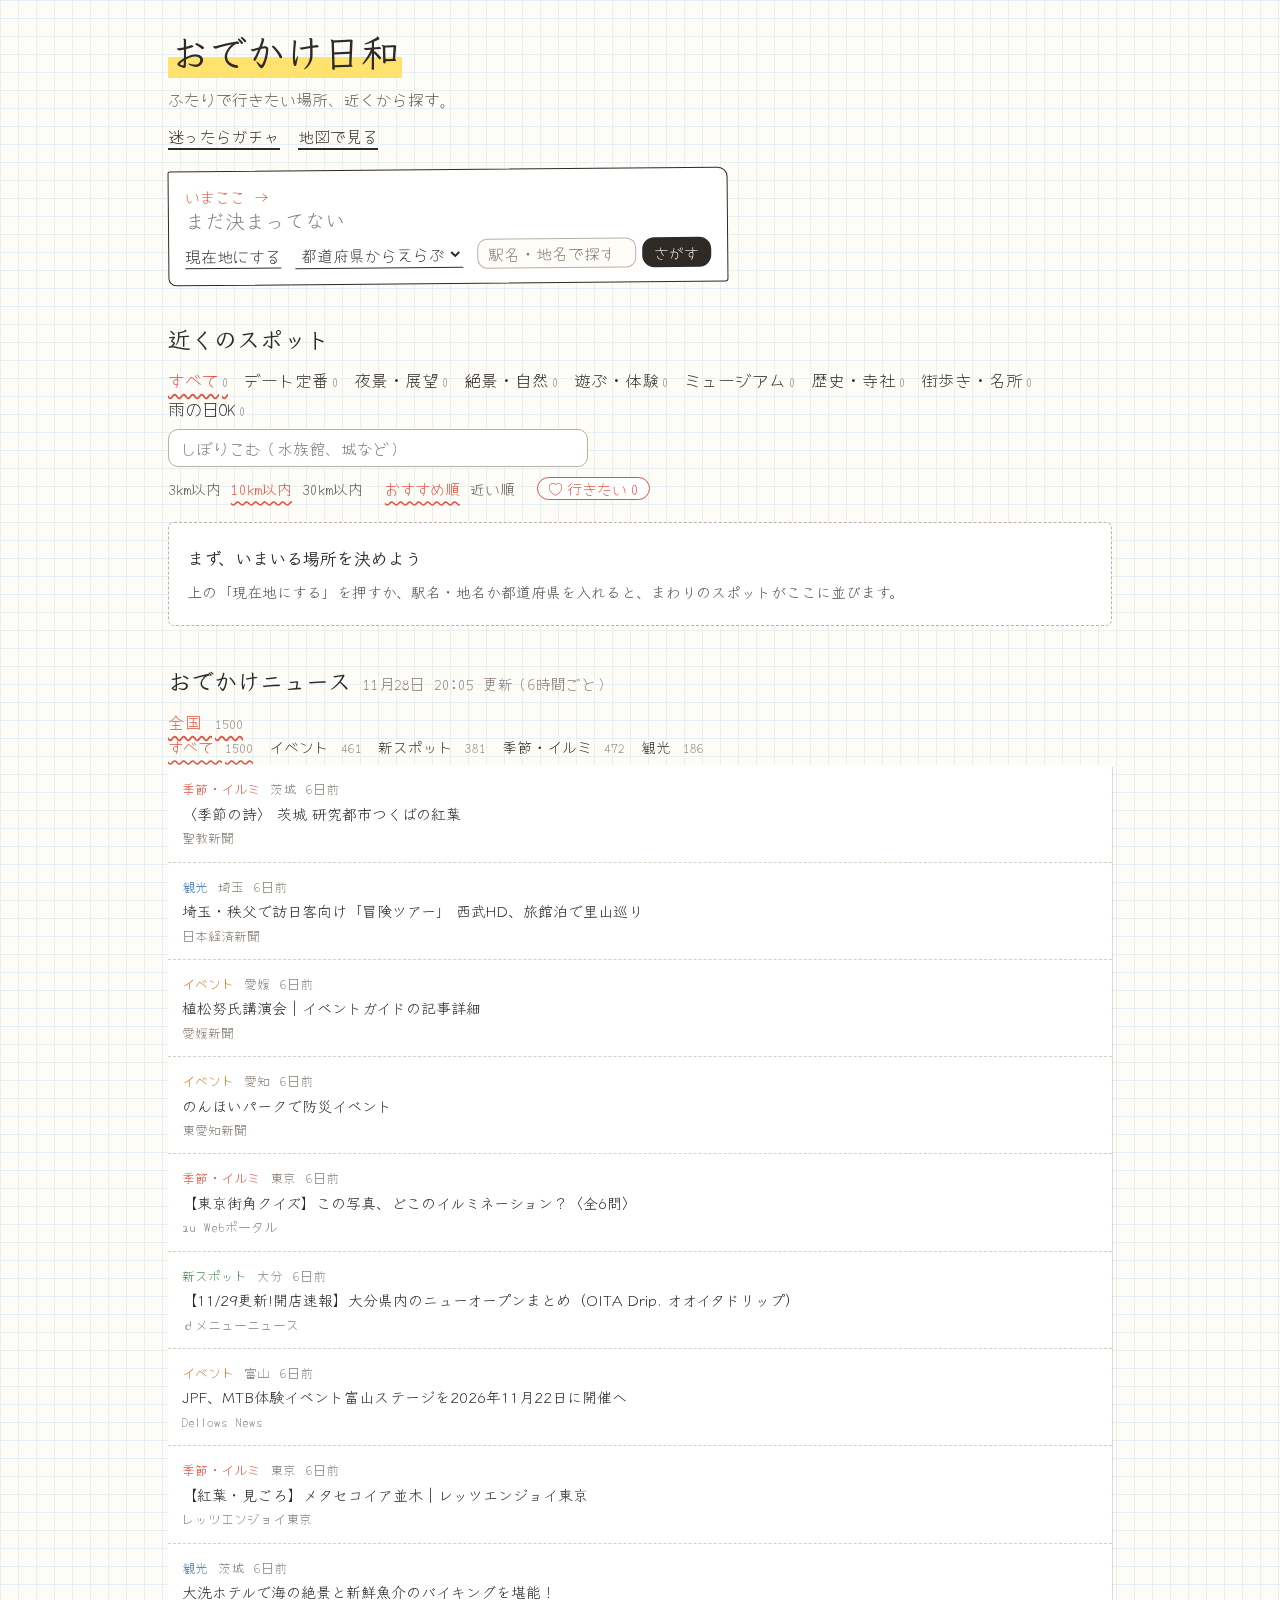
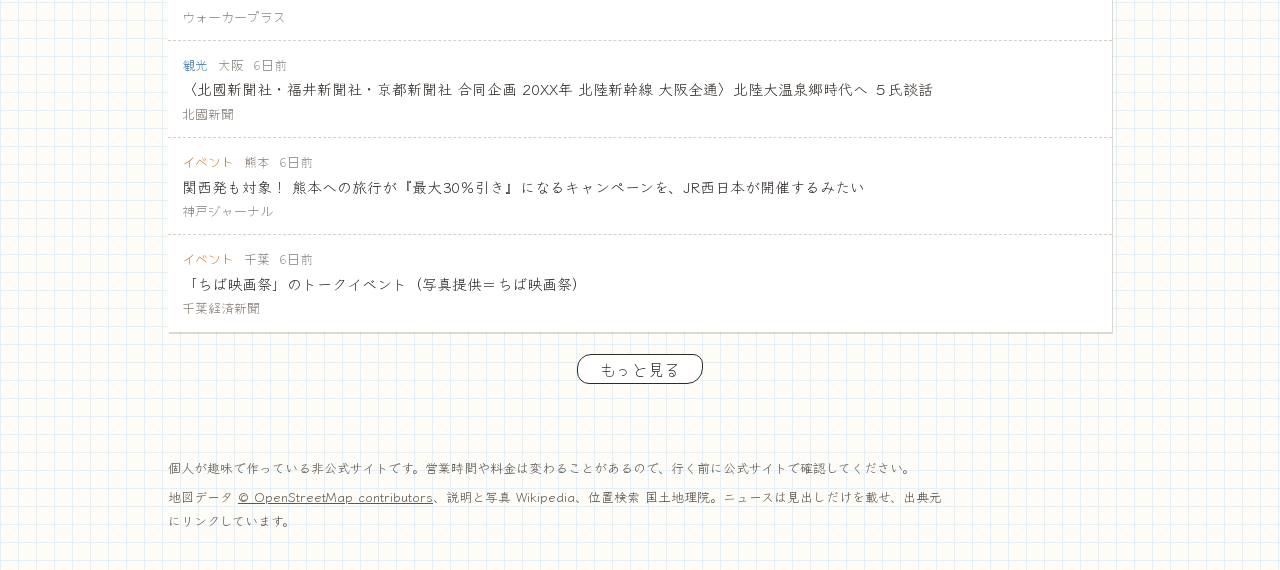
<file: index.html>
<!doctype html>
<html lang="ja">
<head>
<meta charset="utf-8">
<meta name="viewport" content="width=device-width, initial-scale=1, viewport-fit=cover">
<title>おでかけ日和</title>
<meta name="description" content="ふたりで行きたい場所を、近くから探す。全国どこでも、いまいる場所のまわりのデートスポットをまとめて見られます">
<meta name="theme-color" content="#FDFCF6">
<meta property="og:title" content="おでかけ日和">
<meta property="og:description" content="ふたりで行きたい場所、近くから探す。">
<meta property="og:type" content="website">
<link rel="icon" href="assets/icon.svg" type="image/svg+xml">
<link rel="manifest" href="manifest.webmanifest">
<link rel="apple-touch-icon" href="assets/apple-touch-icon.png">
<meta name="apple-mobile-web-app-capable" content="yes">
<meta name="mobile-web-app-capable" content="yes">
<meta name="apple-mobile-web-app-title" content="おでかけ日和">
<meta name="apple-mobile-web-app-status-bar-style" content="default">
<link rel="preconnect" href="https://fonts.googleapis.com">
<link rel="preconnect" href="https://fonts.gstatic.com" crossorigin>
<link href="https://fonts.googleapis.com/css2?family=Klee+One:wght@400;600&family=Yomogi&display=swap" rel="stylesheet">
<link rel="stylesheet" href="assets/style.css">
</head>
<body>
<header class="wrap top">
  <h1 class="logo"><a href="./">おでかけ日和</a></h1>
  <p class="tagline">ふたりで行きたい場所、近くから探す。</p>
  <nav class="top-links" aria-label="ほかのページ">
    <a href="gacha.html">迷ったらガチャ</a>
    <a href="map.html">地図で見る</a>
  </nav>
</header>

<main class="wrap main">
  <div id="locbar" class="where"></div>

  <section class="season" id="season" aria-labelledby="season-title" hidden>
    <h2 class="hand-h" id="season-title">いまが見頃</h2>
    <div class="season-row" id="season-row"></div>
  </section>

  <section aria-labelledby="spots-heading">
    <div class="sec-head">
      <h2 class="hand-h" id="spots-heading">近くのスポット</h2>
      <span class="sec-sub" id="spots-sub"></span>
    </div>
    <nav class="tabs" id="tabs" aria-label="気分"></nav>
    <div class="tools">
      <form class="search" id="search-form" role="search">
        <label class="visually-hidden" for="q">しぼりこむ</label>
        <input type="search" id="q" placeholder="しぼりこむ（水族館、城など）" autocomplete="off" enterkeyhint="search">
      </form>
      <div class="tool-row">
        <div class="areas" id="radius" role="group" aria-label="範囲"></div>
        <div class="areas" id="sort" role="group" aria-label="並び順"></div>
        <button type="button" class="saved-toggle" id="saved-toggle" aria-pressed="false"><span>行きたい</span> <span class="saved-count" id="saved-count">0</span></button>
      </div>
    </div>
    <p class="result-note" id="result-note"></p>
    <div class="grid" id="grid"></div>
    <button type="button" class="more" id="more" hidden>もっと見る</button>
  </section>

  <section class="news" aria-labelledby="news-heading">
    <div class="sec-head">
      <h2 class="hand-h" id="news-heading">おでかけニュース</h2>
      <span class="sec-sub" id="news-updated"></span>
    </div>
    <div class="tabs" id="news-scope" role="group" aria-label="地域"></div>
    <div class="tabs tabs-sub" id="news-filter" role="group" aria-label="ニュースの種類"></div>
    <p class="status" id="news-status">読み込み中…</p>
    <ul class="news-list" id="news-list"></ul>
    <button type="button" class="more" id="news-more" hidden>もっと見る</button>
  </section>
</main>

<footer class="site-footer">
  <div class="wrap">
    <p>個人が趣味で作っている非公式サイトです。営業時間や料金は変わることがあるので、行く前に公式サイトで確認してください。</p>
    <p>地図データ <a href="https://www.openstreetmap.org/copyright" target="_blank" rel="noopener">© OpenStreetMap contributors</a>、説明と写真 Wikipedia、位置検索 国土地理院。ニュースは見出しだけを載せ、出典元にリンクしています。</p>
  </div>
</footer>

<script src="assets/common.js"></script>
<script src="assets/app.js"></script>
</body>
</html>
</file>
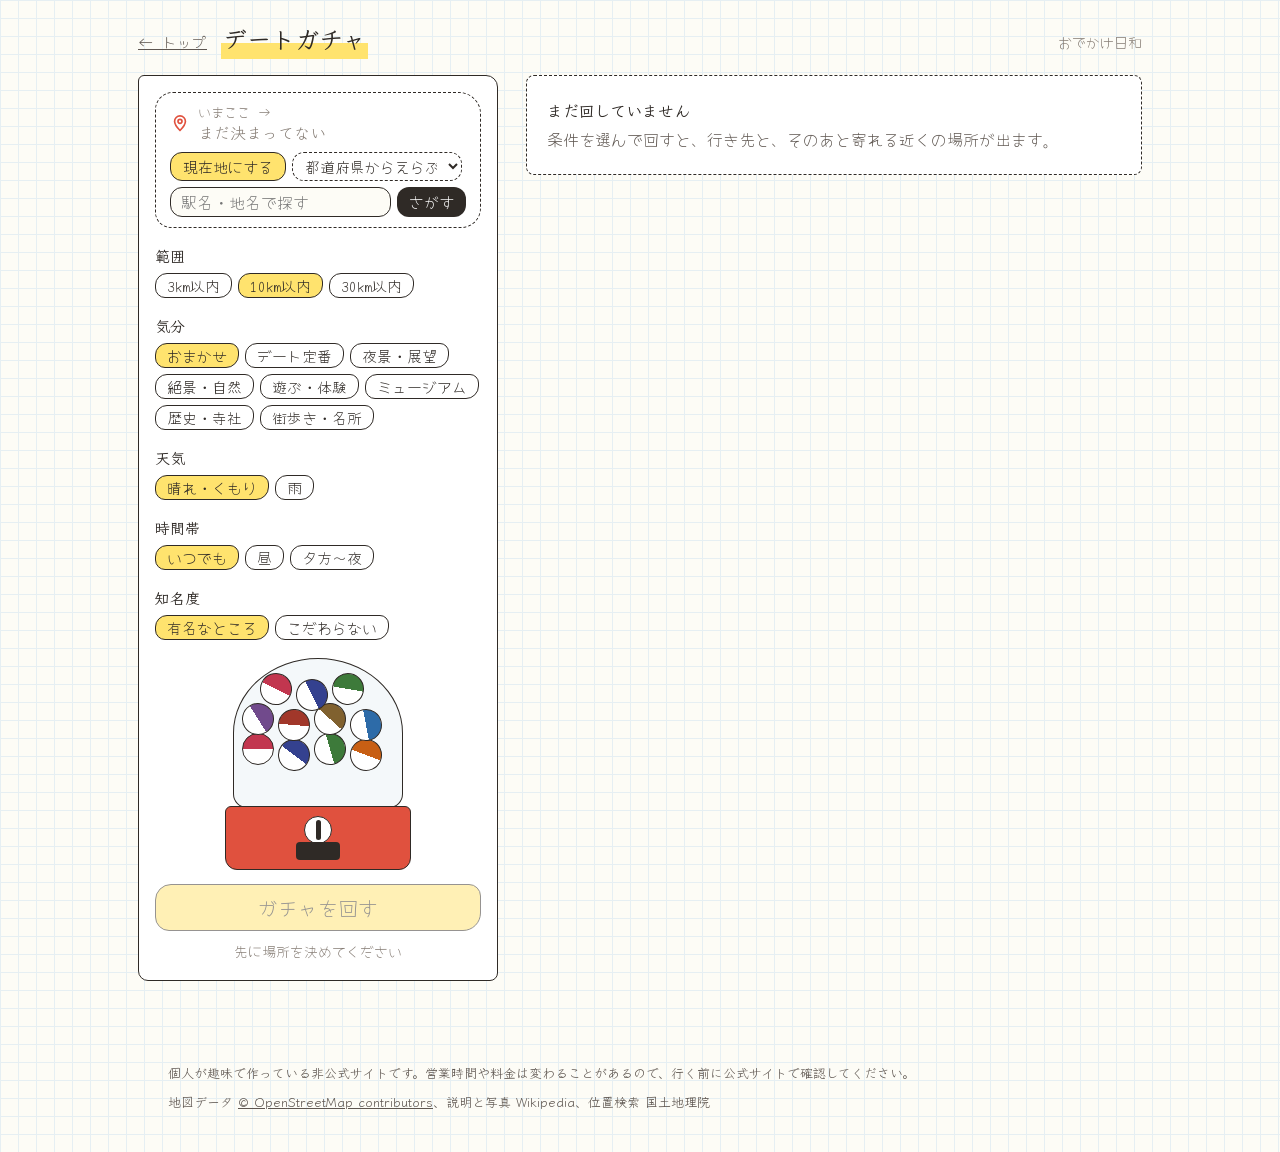
<file: gacha.html>
<!doctype html>
<html lang="ja">
<head>
<meta charset="utf-8">
<meta name="viewport" content="width=device-width, initial-scale=1, viewport-fit=cover">
<title>デートガチャ - おでかけ日和</title>
<meta name="description" content="いる場所・気分・天気・時間帯を選ぶと、近くのデートスポットと次に寄る場所を提案します。全国どこでも使えます">
<meta name="theme-color" content="#FDFCF6">
<link rel="icon" href="assets/icon.svg" type="image/svg+xml">
<link rel="manifest" href="manifest.webmanifest">
<link rel="apple-touch-icon" href="assets/apple-touch-icon.png">
<meta name="apple-mobile-web-app-capable" content="yes">
<meta name="mobile-web-app-capable" content="yes">
<meta name="apple-mobile-web-app-title" content="おでかけ日和">
<meta name="apple-mobile-web-app-status-bar-style" content="default">
<link rel="preconnect" href="https://fonts.googleapis.com">
<link rel="preconnect" href="https://fonts.gstatic.com" crossorigin>
<link href="https://fonts.googleapis.com/css2?family=Klee+One:wght@400;600&family=Yomogi&display=swap" rel="stylesheet">
<link rel="stylesheet" href="assets/style.css">
</head>
<body>
<header class="sub-header">
  <div class="wrap">
    <a class="back" href="./">← トップ</a>
    <h1 class="sub-title">デートガチャ</h1>
    <span class="sub-logo">おでかけ日和</span>
  </div>
</header>

<main class="wrap gacha-main">
  <div class="gacha-panel">
    <div id="locbar" class="locbar-compact"></div>
    <fieldset class="field"><legend>範囲</legend><div class="seg" id="g-radius"></div></fieldset>
    <fieldset class="field"><legend>気分</legend><div class="seg" id="g-tag"></div></fieldset>
    <fieldset class="field"><legend>天気</legend><div class="seg" id="g-weather"></div></fieldset>
    <fieldset class="field"><legend>時間帯</legend><div class="seg" id="g-when"></div></fieldset>
    <fieldset class="field"><legend>知名度</legend><div class="seg" id="g-fame"></div></fieldset>

    <div class="machine" id="machine" aria-hidden="true">
      <div class="machine-dome" id="dome"></div>
      <div class="machine-body"><span class="knob"></span></div>
    </div>
    <button type="button" class="spin-btn" id="spin" disabled>ガチャを回す</button>
    <p class="pool-note" id="pool-note"></p>
  </div>

  <section class="result" id="result" aria-live="polite">
    <div class="result-placeholder">
      <b>まだ回していません</b>
      条件を選んで回すと、行き先と、そのあと寄れる近くの場所が出ます。
    </div>
  </section>
</main>

<footer class="site-footer">
  <div class="wrap">
    <p>個人が趣味で作っている非公式サイトです。営業時間や料金は変わることがあるので、行く前に公式サイトで確認してください。</p>
    <p>地図データ <a href="https://www.openstreetmap.org/copyright" target="_blank" rel="noopener">© OpenStreetMap contributors</a>、説明と写真 Wikipedia、位置検索 国土地理院</p>
  </div>
</footer>

<script src="assets/common.js"></script>
<script src="assets/gacha.js"></script>
</body>
</html>
</file>
<file: assets/style.css>
/* おでかけ日和
 * 「ふたりのノート」: 方眼のノートに、テープで留めたメモを並べる。
 * 読みやすさのため、本文は Klee One を濃い色・大きめで。手書き風の Yomogi は短いラベルだけに使う。
 */
:root {
  --paper: #FDFCF6;
  --grid: #E6EFF3;
  --sheet: #FFFFFF;
  --ink: #2F2A26;
  --sub: #5E5650;
  --muted: #857C74;
  --red: #E0513E;
  --blue: #2F6CA8;
  --marker: #FFE36E;
  --tape: rgba(255, 214, 102, .78);
  --mine: #FFF4C2;
  --hand: 'Yomogi', 'Klee One', sans-serif;
  --body: 'Klee One', 'Hiragino Maru Gothic ProN', 'Hiragino Sans', 'Yu Gothic', sans-serif;
  --round: 18px 22px 20px 16px;
}

* { box-sizing: border-box; }
body {
  margin: 0;
  color: var(--ink);
  font-family: var(--body);
  font-size: 16px;
  line-height: 1.8;
  background-color: var(--paper);
  background-image: linear-gradient(var(--grid) 1px, transparent 1px), linear-gradient(90deg, var(--grid) 1px, transparent 1px);
  background-size: 18px 18px;
  -webkit-text-size-adjust: 100%;
}
a { color: inherit; }
button, input, select { font-family: inherit; color: inherit; }
button { cursor: pointer; }
:focus-visible { outline: 2px solid var(--blue); outline-offset: 2px; }
[hidden] { display: none !important; }
.visually-hidden { position: absolute; width: 1px; height: 1px; overflow: hidden; clip: rect(0 0 0 0); white-space: nowrap; }

.wrap {
  max-width: 980px; margin: 0 auto;
  padding-left: max(18px, env(safe-area-inset-left));
  padding-right: max(18px, env(safe-area-inset-right));
}

/* ===== 表紙 ===== */
.top { padding-top: 26px; padding-bottom: 4px; }
.logo { display: inline; margin: 0; font-weight: 600; font-size: 38px; line-height: 1.3; background: linear-gradient(transparent 62%, var(--marker) 62%); padding: 0 3px; }
.logo a { text-decoration: none; }
.tagline { margin: 10px 0 0; font-family: var(--hand); font-size: 16px; color: var(--sub); }
.top-links { display: flex; gap: 18px; margin-top: 8px; font-family: var(--hand); font-size: 16px; }
.top-links a { text-decoration: underline; text-decoration-thickness: 1.5px; text-underline-offset: 5px; }

.main { padding-top: 14px; padding-bottom: 48px; display: flex; flex-direction: column; gap: 34px; }

/* ===== いまここ ===== */
.locbar.where {
  max-width: 560px; padding: 14px 16px; gap: 6px;
  background: var(--sheet); border: 1.6px solid var(--ink); border-radius: 2px 10px 3px 8px;
  transform: rotate(-.5deg);
}
.where .loc-pin { display: none; }
.where .loc-text small { font-family: var(--hand); font-size: 15px; color: var(--red); }
.where .loc-label { font-weight: 600; font-size: 20px; white-space: normal; }
.where.is-empty .loc-label { color: var(--muted); font-weight: 400; }
.where .loc-actions { gap: 8px 14px; align-items: center; }
.where .loc-btn.loc-gps { padding: 0; background: none; border: 0; border-bottom: 1.6px solid var(--ink); border-radius: 0; color: var(--ink); font-size: 16px; }
.where .loc-pref { border: 0; border-bottom: 1.6px solid var(--ink); border-radius: 0; padding: 0 2px; background: transparent; font-size: 16px; }
.where .loc-search { flex: 1 1 220px; }
.where .loc-search input { background: var(--paper); border: 1.4px solid #B9B1A7; border-radius: 10px; font-size: 16px; }
.where .loc-search .loc-btn { font-size: 15px; }

/* ===== 見出し ===== */
.sec-head { display: flex; flex-wrap: wrap; align-items: baseline; gap: 2px 12px; margin-bottom: 8px; }
.hand-h { margin: 0; font-weight: 600; font-size: 23px; }
.sec-sub { font-family: var(--hand); font-size: 15px; color: var(--muted); }

/* ===== いまが見頃 ===== */
.season .hand-h { margin-bottom: 10px; }
.season-row { display: flex; gap: 14px; overflow-x: auto; scrollbar-width: none; margin: 0 -18px; padding: 10px 18px 8px; }
.season-row::-webkit-scrollbar { display: none; }
.mini {
  position: relative; flex: 0 0 170px; display: flex; flex-direction: column; padding: 14px 12px 10px;
  text-decoration: none; background: var(--sheet); box-shadow: 1px 2px 0 rgba(47, 42, 38, .15);
}
.mini::before { content: ""; position: absolute; top: -8px; left: 50%; width: 52px; height: 16px; margin-left: -26px; background: var(--tape); transform: rotate(-3deg); }
.mini-area { font-family: var(--hand); font-size: 14px; color: var(--muted); }
.mini b { font-weight: 600; font-size: 16px; line-height: 1.45; }
.mini-when { font-family: var(--hand); font-size: 14px; color: var(--red); margin-top: auto; padding-top: 4px; }

/* ===== 気分（手書きの見出し語） ===== */
.tabs { display: flex; flex-wrap: wrap; gap: 4px 16px; margin: 0 0 8px; font-family: var(--hand); }
.tab, .nf { padding: 0; font-family: var(--hand); font-size: 17px; background: none; border: 0; }
.main .tab .tab-icon { display: none; }
.tab .count, .tab small, .nf small { margin-left: 3px; font-size: 13px; color: var(--muted); }
.tab[aria-pressed="true"], .nf[aria-pressed="true"] { color: var(--red); text-decoration: underline wavy; text-underline-offset: 6px; }
.tabs-sub .tab, .tabs-sub .nf, .nf-sub { font-size: 15px; }
#news-scope { margin-bottom: 2px; }

/* ===== しぼりこみ ===== */
.tools { display: flex; flex-direction: column; gap: 10px; margin-top: 4px; }
.search input {
  width: 100%; max-width: 420px; padding: 6px 12px; font-family: var(--hand); font-size: 16px;
  background: var(--sheet); border: 1.4px solid #B9B1A7; border-radius: 10px;
}
.search-icon { display: none; }
.tool-row { display: flex; flex-wrap: wrap; align-items: center; gap: 8px 22px; }
.areas { display: inline-flex; flex-wrap: wrap; gap: 4px 12px; }
.area { padding: 0; font-family: var(--hand); font-size: 15px; background: none; border: 0; color: var(--sub); }
.area[aria-pressed="true"] { color: var(--ink); text-decoration: underline; text-decoration-thickness: 2px; text-decoration-color: var(--red); text-underline-offset: 5px; }
.saved-toggle {
  display: inline-flex; gap: 4px; padding: 0 12px; font-family: var(--hand); font-size: 15px;
  color: var(--red); background: var(--sheet); border: 1.4px solid var(--red); border-radius: 12px;
}
.saved-toggle::before { content: "♡"; }
.saved-toggle[aria-pressed="true"] { background: #FFE5E0; }
.result-note { margin: 10px 0 0; font-family: var(--hand); font-size: 14px; color: var(--muted); }

/* ===== スポット（テープで留めたメモ） ===== */
.grid { display: grid; grid-template-columns: 1fr; gap: 30px 26px; margin-top: 22px; }
@media (min-width: 760px) { .grid { grid-template-columns: 1fr 1fr; } }
.grid .spot {
  position: relative; padding: 18px 16px 12px; background: var(--sheet);
  box-shadow: 1px 2px 0 rgba(47, 42, 38, .16); border: 0; border-radius: 0;
}
.grid .spot:nth-child(odd) { transform: rotate(.5deg); }
.grid .spot:nth-child(even) { transform: rotate(-.6deg); }
.grid .spot::before { content: ""; position: absolute; top: -9px; left: 50%; width: 64px; height: 18px; margin-left: -32px; background: var(--tape); transform: rotate(-3deg); }
.spot { margin: 0; padding: 12px 14px; background: var(--sheet); border: 1.4px solid #D8D0C5; }
.spot::after { content: ""; display: block; clear: both; }
.spot-img { float: right; width: 92px; height: 92px; margin: 6px 0 8px 12px; padding: 4px 4px 12px; background: #fff; box-shadow: 0 1px 4px rgba(47, 42, 38, .25); transform: rotate(2.5deg); }
.spot-img img { width: 100%; height: 100%; object-fit: cover; display: block; }
.spot-kind { display: flex; justify-content: space-between; gap: 10px; margin: 0; font-family: var(--hand); font-size: 14px; color: var(--muted); }
.spot-dist { font-style: normal; font-size: 16px; color: var(--red); white-space: nowrap; }
.flag { margin-left: 8px; padding: 0 6px; font-size: 13px; color: var(--ink); background: var(--marker); }
.spot-name { margin: 2px 0 6px; font-weight: 600; font-size: 20px; line-height: 1.45; }
.spot-desc { margin: 0 0 8px; font-size: 15px; line-height: 1.85; }
.spot-tip { margin: 0 0 8px; font-family: var(--hand); font-size: 15px; color: var(--blue); }
.spot-tip::before { content: "→ "; }
.spot-facts { margin: 0 0 8px; font-family: var(--hand); font-size: 14px; color: var(--sub); }
.spot-actions { display: flex; flex-wrap: wrap; align-items: center; gap: 4px 16px; font-family: var(--hand); font-size: 15px; }
.save-btn { display: inline-flex; align-items: center; gap: 4px; padding: 0; font-family: var(--hand); font-size: 15px; color: var(--red); background: none; border: 0; }
.save-btn svg { width: 16px; height: 16px; fill: none; stroke: currentColor; stroke-width: 2.2; }
.save-btn[aria-pressed="true"] svg { fill: currentColor; }
.save-btn[aria-pressed="true"] span { background: linear-gradient(transparent 60%, #FFD3CC 60%); }
.act-link { color: var(--sub); text-underline-offset: 4px; }
.src-link { font-family: var(--hand); font-size: 13px; color: var(--muted); }
.ic-s { width: 14px; height: 14px; }

.prompt, .empty {
  grid-column: 1 / -1; margin: 0; padding: 20px 18px; color: var(--sub);
  background: var(--sheet); border: 1.6px dashed #B9B1A7; border-radius: 6px;
}
.prompt b { display: block; font-weight: 600; font-size: 17px; color: var(--ink); }
.prompt p { margin: 4px 0 0; font-size: 15px; }
.prompt.loading { display: flex; flex-wrap: wrap; align-items: center; gap: 4px 12px; }
.prompt.loading p { flex-basis: 100%; }
.spinner { display: block; width: 22px; height: 22px; flex-shrink: 0; border: 2.5px solid #E2DAD0; border-top-color: var(--red); border-radius: 50%; animation: spin .9s linear infinite; }
@keyframes spin { to { transform: rotate(360deg); } }
.more {
  display: block; margin: 22px auto 0; padding: 2px 22px; font-family: var(--hand); font-size: 16px;
  background: var(--sheet); border: 1.6px solid var(--ink); border-radius: 14px 10px 16px 12px;
}

/* ===== ニュース ===== */
.status { font-family: var(--hand); color: var(--muted); }
.news-list { list-style: none; margin: 8px 0 0; padding: 0; background: var(--sheet); box-shadow: 1px 2px 0 rgba(47, 42, 38, .16); }
.news-item { border-top: 1.4px dashed #D8D0C5; }
.news-item:first-child { border-top: 0; }
.news-item a { display: flex; gap: 12px; padding: 12px 14px; text-decoration: none; }
.news-item a:hover .news-title { text-decoration: underline; text-underline-offset: 4px; }
.news-item img { width: 72px; height: 72px; object-fit: cover; flex-shrink: 0; padding: 3px 3px 9px; background: #fff; box-shadow: 0 1px 3px rgba(47, 42, 38, .25); }
.news-body { display: flex; flex-direction: column; min-width: 0; }
.news-meta { display: flex; flex-wrap: wrap; gap: 0 10px; font-family: var(--hand); font-size: 13px; color: var(--muted); }
.news-cat { color: var(--red); }
.cat-shin .news-cat { color: #3E8A4E; }
.cat-event .news-cat { color: #C7731B; }
.cat-kanko .news-cat { color: var(--blue); }
.news-title { font-weight: 400; font-size: 15px; line-height: 1.7; }
.news-src { font-family: var(--hand); font-size: 13px; color: var(--muted); }

/* ===== フッター・トースト ===== */
.site-footer { padding: 24px 0 calc(32px + env(safe-area-inset-bottom)); font-size: 13px; color: var(--sub); }
.site-footer p { margin: 0 0 6px; max-width: 60em; }
.toast {
  position: fixed; left: 50%; bottom: calc(24px + env(safe-area-inset-bottom)); z-index: 2000;
  transform: translate(-50%, 12px) rotate(-1deg); opacity: 0; pointer-events: none; max-width: calc(100% - 32px);
  padding: 4px 16px; font-family: var(--hand); font-size: 16px; background: var(--marker); border: 1.6px solid var(--ink); border-radius: 12px;
  transition: opacity .2s, transform .2s;
}
.toast.show { opacity: 1; transform: translate(-50%, 0) rotate(-1deg); }

/* ===== サブページ（ガチャ・地図） ===== */
.sub-header .wrap { display: flex; align-items: baseline; gap: 14px; padding-top: 16px; padding-bottom: 8px; max-width: 1040px; }
.back { font-family: var(--hand); font-size: 15px; color: var(--sub); }
.sub-title { margin: 0; font-weight: 600; font-size: 24px; }
.sub-title { background: linear-gradient(transparent 62%, var(--marker) 62%); padding: 0 2px; }
.sub-logo { margin-left: auto; font-family: var(--hand); font-size: 14px; color: var(--muted); }

/* さがす場所のバー */
.locbar {
  display: flex; flex-direction: column; gap: 8px; padding: 10px 14px;
  background: var(--sheet); border: 1.6px solid var(--ink); border-radius: var(--round);
}
.loc-now { display: flex; align-items: center; gap: 8px; min-width: 0; }
.loc-pin { width: 20px; height: 20px; color: var(--red); flex-shrink: 0; }
.loc-text { display: flex; flex-direction: column; min-width: 0; line-height: 1.4; }
.loc-text small { font-family: var(--hand); font-size: 13px; color: var(--muted); }
.loc-label { font-weight: 600; font-size: 16px; overflow: hidden; text-overflow: ellipsis; white-space: nowrap; }
.locbar.is-empty .loc-label { color: var(--muted); font-weight: 400; }
.loc-actions { display: flex; flex-wrap: wrap; gap: 6px; }
.loc-btn {
  display: inline-flex; align-items: center; gap: 4px; flex-shrink: 0; padding: 2px 12px;
  font-family: var(--hand); font-size: 15px; background: var(--ink); color: #fff; border: 0; border-radius: 12px;
}
.loc-btn:disabled { opacity: .6; cursor: default; }
.loc-gps { background: var(--marker); color: var(--ink); border: 1.6px solid var(--ink); }
.loc-pref { padding: 2px 8px; font-family: var(--hand); font-size: 15px; background: var(--sheet); border: 1.6px dashed var(--ink); border-radius: 12px; max-width: 170px; }
.loc-search { display: flex; gap: 6px; flex: 1 1 200px; min-width: 0; }
.loc-search input { flex: 1; min-width: 0; padding: 2px 10px; font-family: var(--hand); font-size: 16px; background: var(--paper); border: 1.6px solid var(--ink); border-radius: 12px; }

/* 地図 */
.map-page { display: flex; flex-direction: column; height: 100vh; height: 100dvh; }
.map-bar { padding: 4px 0 8px; }
.map-bar .wrap { max-width: 1040px; }
.map-bar .locbar { margin-bottom: 8px; }
.map-bar .tabs { flex-wrap: nowrap; overflow-x: auto; scrollbar-width: none; gap: 4px 12px; margin: 0; padding-bottom: 2px; }
.map-bar .tabs::-webkit-scrollbar { display: none; }
.map-bar .tab { flex: 0 0 auto; display: inline-flex; align-items: center; gap: 4px; font-size: 15px; }
.tab-icon { width: 16px; height: 16px; color: var(--c); }
.tab .count { font-size: 12px; color: var(--muted); }
.map-tools { display: flex; flex-wrap: wrap; align-items: center; gap: 6px 12px; margin-top: 6px; font-family: var(--hand); }
.areas { display: inline-flex; gap: 10px; }
.area { padding: 0; font-family: var(--hand); font-size: 15px; background: none; border: 0; }
.area[aria-pressed="true"] { color: var(--red); text-decoration: underline wavy; text-underline-offset: 5px; }
.saved-toggle { display: inline-flex; gap: 4px; padding: 0 10px; font-family: var(--hand); font-size: 15px; color: var(--red); background: var(--sheet); border: 1.6px solid var(--red); border-radius: 12px; }
.saved-toggle::before { content: "♡"; }
.saved-toggle[aria-pressed="true"] { background: #FFE5E0; }
.map-status { font-size: 13px; color: var(--muted); }
.map-wrap { position: relative; flex: 1; display: flex; min-height: 300px; border-top: 1.6px solid var(--ink); }
#map { flex: 1; min-height: 300px; background: #EDEAE2; }
.here-btn {
  position: absolute; z-index: 1000; left: 50%; top: 12px; transform: translateX(-50%) rotate(-1deg);
  padding: 4px 16px; font-family: var(--hand); font-size: 16px; background: var(--marker); border: 1.6px solid var(--ink); border-radius: 14px;
}
.pin {
  position: relative; width: 28px; height: 28px; display: grid; place-items: center;
  color: var(--c); background: #fff; border: 2px solid var(--ink); border-radius: 50% 46% 52% 48%;
}
.pin svg { width: 15px; height: 15px; }
.pin.big { width: 34px; height: 34px; }
.pin.big svg { width: 18px; height: 18px; }
.pin.saved { background: var(--marker); }
.leaflet-container { font-family: var(--body); }
.leaflet-popup-content-wrapper { border-radius: var(--round); border: 1.6px solid var(--ink); box-shadow: none; }
.leaflet-popup-content { margin: 12px 14px; }
.pop { min-width: 210px; }
.pop-img { display: block; width: 100%; height: 110px; object-fit: cover; margin-bottom: 6px; }
.pop-area { font-family: var(--hand); font-size: 14px; color: var(--red); }
.pop-area .flag { margin-left: 6px; }
.pop h3 { margin: 0 0 4px; font-weight: 600; font-size: 17px; line-height: 1.4; }
.pop p { margin: 0 0 6px !important; font-size: 13.5px; line-height: 1.7; }
.pop-actions { display: flex; flex-wrap: wrap; gap: 4px 14px; font-family: var(--hand); }

/* ガチャ */
.gacha-main { padding-top: 8px; padding-bottom: 56px; display: grid; gap: 28px; max-width: 1040px; }
@media (min-width: 900px) { .gacha-main { grid-template-columns: 360px 1fr; align-items: start; } }
.gacha-panel { display: flex; flex-direction: column; gap: 14px; padding: 16px; background: var(--sheet); border: 1.6px solid var(--ink); border-radius: 6px 12px 8px 10px; }
.gacha-panel .locbar { border-style: dashed; }
.field { border: 0; margin: 0; padding: 0; }
.field legend { padding: 0; margin-bottom: 4px; font-weight: 600; font-size: 15px; }
.seg { display: flex; flex-wrap: wrap; gap: 6px; }
.seg button { padding: 1px 11px; font-family: var(--hand); font-size: 15px; background: var(--sheet); border: 1.4px solid var(--ink); border-radius: 12px 9px 13px 10px; }
.seg button[aria-pressed="true"] { background: var(--marker); }
.machine { display: grid; place-items: center; padding-top: 4px; }
.machine-dome { position: relative; width: 170px; height: 150px; border-radius: 50% 50% 14px 14px; background: #F4F8FA; border: 1.8px solid var(--ink); overflow: hidden; }
.cap { position: absolute; width: 32px; height: 32px; border-radius: 50%; background: linear-gradient(var(--c) 0 50%, #fff 50%); border: 1.6px solid var(--ink); }
.machine-body { position: relative; width: 186px; height: 64px; margin-top: -2px; background: var(--red); border: 1.8px solid var(--ink); border-radius: 6px 6px 12px 12px; }
.machine-body::after { content: ""; position: absolute; left: 50%; bottom: 9px; width: 44px; height: 18px; margin-left: -22px; background: var(--ink); border-radius: 4px; }
.knob { position: absolute; left: 50%; top: 9px; width: 28px; height: 28px; margin-left: -14px; background: #fff; border: 1.8px solid var(--ink); border-radius: 50%; }
.knob::before { content: ""; position: absolute; left: 50%; top: 3px; bottom: 3px; width: 5px; margin-left: -2.5px; background: var(--ink); border-radius: 3px; }
.machine.spinning .machine-dome .cap { animation: shake .25s ease-in-out infinite alternate; }
.machine.spinning .knob { animation: turn .6s ease-in-out 2; }
@keyframes shake { to { transform: translate(var(--dx), var(--dy)) rotate(25deg); } }
@keyframes turn { to { transform: rotate(360deg); } }
.spin-btn { padding: 8px; font-family: var(--hand); font-size: 20px; background: var(--marker); border: 1.8px solid var(--ink); border-radius: 16px 12px 18px 14px; }
.spin-btn:disabled { opacity: .5; cursor: default; }
.pool-note { margin: -6px 0 0; font-family: var(--hand); font-size: 14px; color: var(--muted); text-align: center; }
.result { display: flex; flex-direction: column; gap: 6px; }
.result-head h2 { margin: 0; font-weight: 600; font-size: 22px; }
.result-head h2 { display: inline; background: linear-gradient(transparent 62%, var(--marker) 62%); }
.result .spot { margin: 6px 0 0; }
.route { margin: 6px 0 0; font-family: var(--hand); font-size: 15px; color: var(--blue); }
.route::before { content: "↓ "; }
.route b { font-family: var(--body); font-weight: 600; color: var(--ink); }
.result-actions { display: flex; flex-wrap: wrap; gap: 8px; margin-top: 10px; }
.result-actions a, .result-actions button { padding: 2px 14px; font-family: var(--hand); font-size: 16px; text-decoration: none; background: var(--sheet); border: 1.6px solid var(--ink); border-radius: 14px 10px 16px 12px; }
.result-placeholder { padding: 20px; font-family: var(--hand); color: var(--sub); background: var(--sheet); border: 1.6px dashed var(--ink); border-radius: 8px; }
.result-placeholder b { display: block; font-family: var(--body); font-weight: 600; color: var(--ink); }

@media (max-width: 480px) {
  .logo { font-size: 32px; }
  .spot-img { width: 76px; height: 76px; }
}
@media (prefers-reduced-motion: reduce) {
  *, *::before, *::after { animation: none !important; transition: none !important; }
}
</file>
